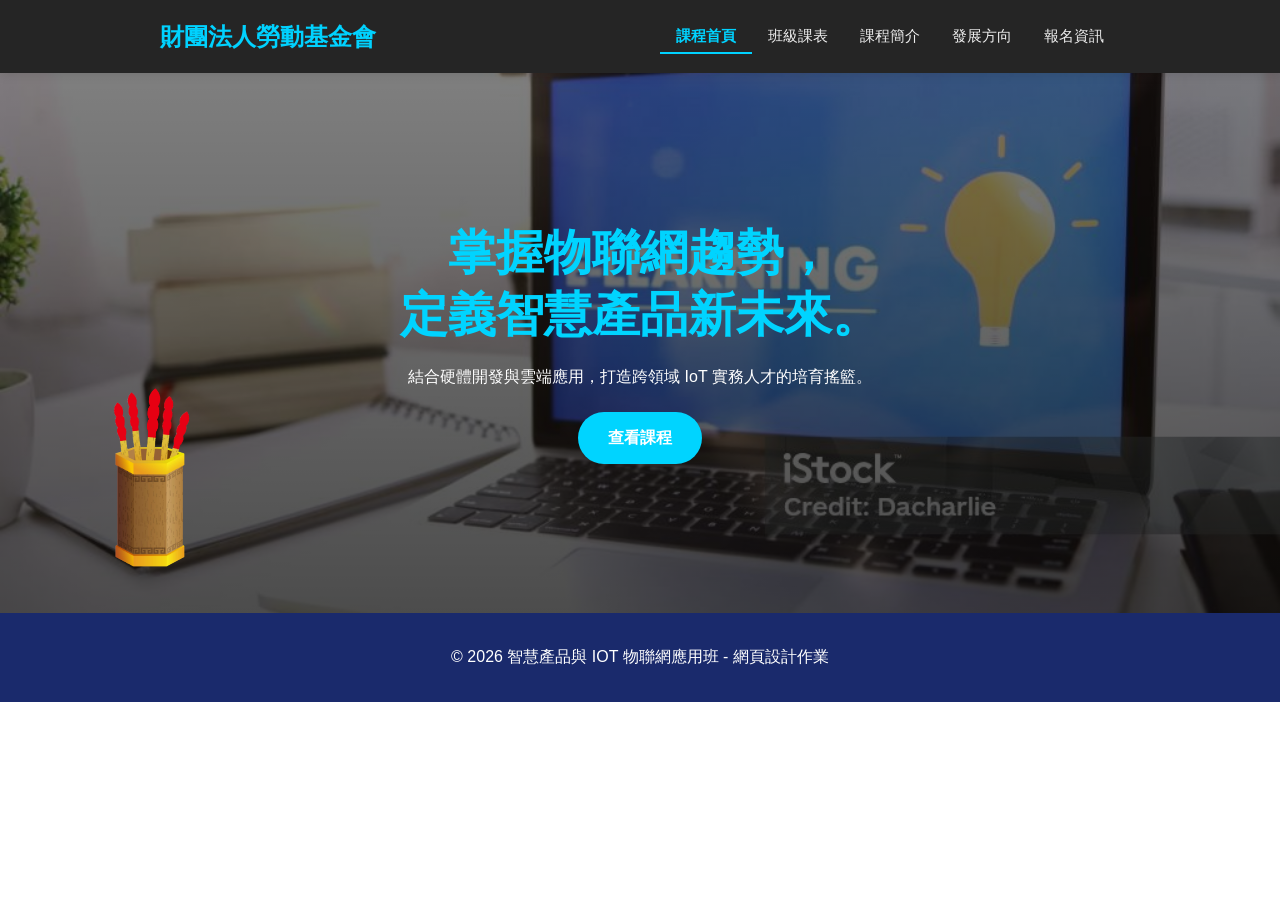
<file: index.html>
<!DOCTYPE html>
<html lang="zh-Hant">

<head>
    <meta charset="UTF-8">
    <meta name="viewport" content="width=device-width, initial-scale=1.0">
    <title>智慧產品設計與IoT物聯網應用課程</title>
    <link rel="stylesheet" href="style.css">
    <style>
        /* --- 基礎 Hero 設定 (完全恢復你提供的原始參數) --- */
        .hero {
            position: relative; 
            overflow: hidden;   
            height: 60vh; /* 確保高度一致 */
            display: flex;
            align-items: center;
            justify-content: center;
            text-align: center;
        }

        /* --- 你的三圖疊加動畫結構 (完全保留) --- */
        .logo-group {
            position: absolute;   
            left: 60px;        
            bottom: 80px;      
            width: 180px;      
            height: 180px;
            z-index: 5;        
        }

        .Endorsement {
            position: absolute; 
            top: 0;
            left: 0;
            width: 100%;
        }

        .Endorsement img {
            width: 100%;
            display: block;
        }

        #after {
            animation: logo-animation 2s infinite;
        }

        #stick {
            width: 13px; 
            transform: translate(84px, 35px) rotate(3deg); 
            transition-duration: 3s;
            transition-timing-function: cubic-bezier(0.165, 0.84, 0.44, 1);
            z-index: 2;
        }

        #stick:hover {
            transform: translate(84px, -15px) rotate(3deg);
            opacity: 0.01; 
        }

        #before {
            margin-top: 98px; 
            transform-origin: top;
            animation: logo-animation 2s infinite;
            z-index: 3;
        }

        @keyframes logo-animation {
            0%, 100% { transform: rotate(0deg); }
            25%, 75% { transform: rotate(10deg); }
            50% { transform: rotate(-10deg); }
        }

        /* --- 你的文字顏色變換動畫 --- */
        .hero h1 {
            color: #00d4ff; 
            animation: text-color-change 4s ease-in-out infinite;
            font-size: 3rem; 
            line-height: 1.3;
        }

        @keyframes text-color-change {
            0%, 100% {
                color: #00d4ff;
                text-shadow: 0 0 10px rgba(0, 212, 255, 0.3);
            }
            50% {
                color: #a64dff;
                text-shadow: 0 0 20px rgba(166, 77, 255, 0.5);
            }
        }

        /* --- 按鈕樣式 --- */
        .hero .btn {
            display: inline-block;
            transition: transform 0.4s cubic-bezier(0.175, 0.885, 0.32, 1.275), background-color 0.3s, color 0.3s;
            background-color: #00d4ff; 
            color: white;
            padding: 12px 30px;
            text-decoration: none;
            border-radius: 50px;
            margin-top: 20px;
        }

        .hero .btn:hover {
            transform: scale(1.15);
            filter: brightness(1.1);
            background-color: #ffcc00;
            color: #333;               
        }

        /* --- 頁尾樣式 --- */
        .main-footer {
            background: #1a2a6c; 
            color: #fff; 
            text-align: center; 
            padding: 30px 0; 
            width: 100%;
            margin-top: 0; /* 緊接在 hero 之後 */
        }

        /* ==========================================
          手機版響應式優化：解決破圖問題
        ========================================== */
        @media (max-width: 768px) {
            .hero {
                height: 70vh; 
            }

            .hero h1 {
                font-size: 1.8rem; 
                padding: 0 15px;
            }

            /* 手機版將圖組置中並縮放，避免與文字重疊或拆散 */
            .logo-group {
                width: 110px;  
                height: 110px;
                left: 50%;     
                transform: translateX(-50%); 
                bottom: 30px;  
            }

            /* 按比例調整手機版 stick 的位置 */
            #stick {
                width: 8px;
                transform: translate(51px, 21px) rotate(3deg); 
            }

            #before {
                margin-top: 60px; /* 縮小後的疊加間距 */
            }
        }

        nav {
            position: relative;
            z-index: 1000;
        }
    </style>
</head>

<body>
   <script src="nav_bar.js"></script>
   <div id="nav_bar"></div>

    <header class="hero">
        <!-- 保持原始結構，確保能讀取到 style.css 裡的背景設定 -->
        <div class="logo-group">
            <div id="after" class="Endorsement"><img src="image/Endorsement_after.png"></div>
            <div id="stick" class="Endorsement"><img src="image/stick.png"></div>
            <div id="before" class="Endorsement"><img src="image/Endorsement_before.png"></div>
        </div>

        <div class="container">
            <h1>掌握物聯網趨勢，<br />
                定義智慧產品新未來。</h1>
            <p>結合硬體開發與雲端應用，打造跨領域 IoT 實務人才的培育搖籃。</p>
            <a href="courses.html" class="btn">查看課程</a>
        </div>
    </header>

    <!-- 正確頁尾 -->
    <footer class="main-footer">
        <p>&copy; 2026 智慧產品與 IOT 物聯網應用班 - 網頁設計作業</p>
    </footer>
</body>

</html>
</file>
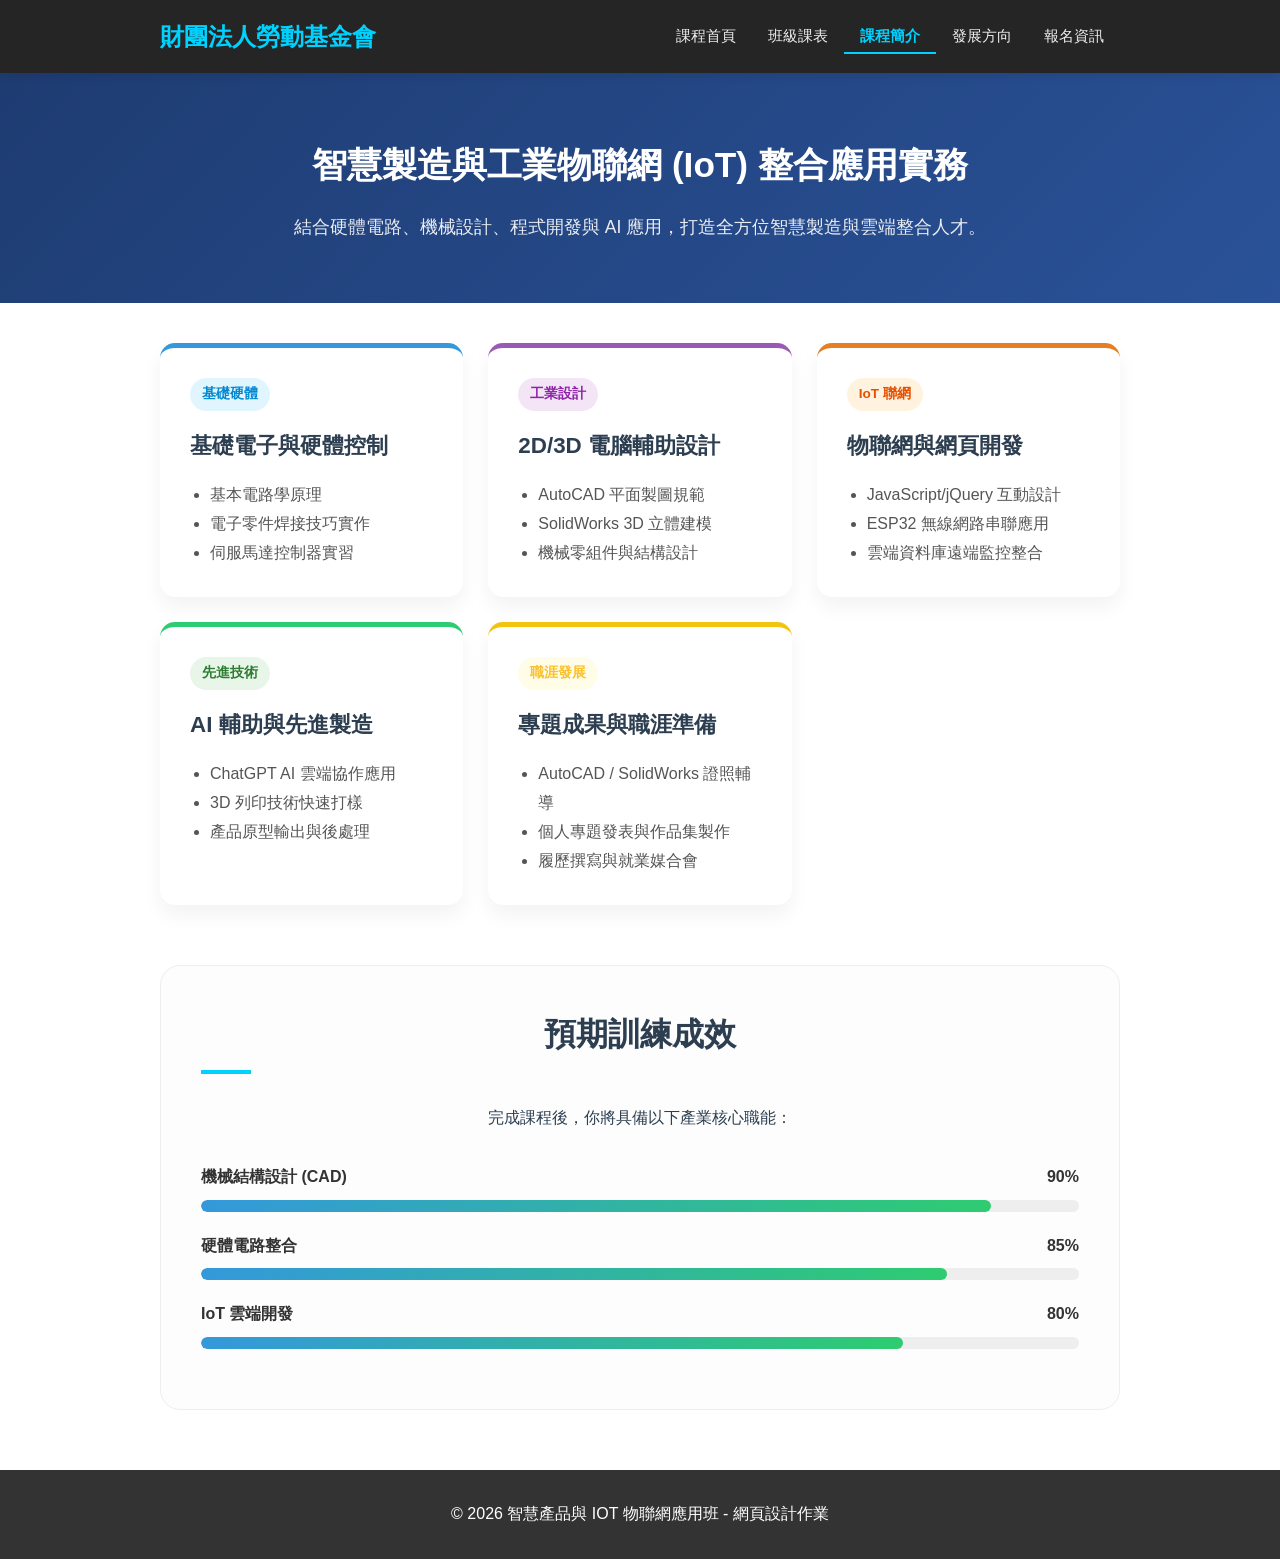
<file: courses.html>
<!DOCTYPE html>
<html lang="zh-Hant">
<head>
    <meta charset="UTF-8">
    <meta name="viewport" content="width=device-width, initial-scale=1.0">
    <title>課程簡介</title>
    <link rel="stylesheet" href="style.css">
    <style>
        /* --- 課程簡介專屬美編 --- */
        .intro-header {
            background: linear-gradient(135deg, #1e3c72 0%, #2a5298 100%);
            color: white;
            padding: 60px 20px;
            text-align: center;
            margin-bottom: 40px;
        }

        .intro-header h1 {
            font-size: 2.2rem;
            margin-bottom: 15px;
        }

        .intro-header p {
            font-size: 1.1rem;
            opacity: 0.9;
            max-width: 800px;
            margin: 0 auto;
        }

        /* 模組卡片佈局 */
        .module-grid {
            display: grid;
            grid-template-columns: repeat(auto-fit, minmax(300px, 1fr));
            gap: 25px;
            margin-bottom: 50px;
        }

        .module-card {
            background: white;
            border-radius: 15px;
            padding: 30px;
            box-shadow: 0 10px 20px rgba(0,0,0,0.05);
            border-top: 5px solid #3498db;
            transition: transform 0.3s ease, box-shadow 0.3s ease;
            display: flex;
            flex-direction: column;
        }

        .module-card:hover {
            transform: translateY(-5px);
            box-shadow: 0 15px 30px rgba(0,0,0,0.1);
        }

        .module-tag {
            display: inline-block;
            background: #e1f5fe;
            color: #0288d1;
            padding: 4px 12px;
            border-radius: 20px;
            font-size: 0.85rem;
            font-weight: bold;
            margin-bottom: 15px;
            align-self: flex-start;
        }

        .module-card h3 {
            margin: 0 0 15px 0;
            color: #2c3e50;
            font-size: 1.4rem;
        }

        .module-card ul {
            padding-left: 20px;
            color: #555;
            margin: 0;
            line-height: 1.8;
        }

        /* 核心技能條 */
        .skill-section {
            background: #fdfdfd;
            border: 1px solid #eee;
            border-radius: 20px;
            padding: 40px;
            margin-top: 60px;
        }

        .skill-title {
            text-align: center;
            margin-bottom: 30px;
            color: #2c3e50;
        }

        .skill-bar-container {
            margin-bottom: 20px;
        }

        .skill-label {
            display: flex;
            justify-content: space-between;
            margin-bottom: 8px;
            font-weight: bold;
        }

        .progress-bg {
            background: #eee;
            height: 12px;
            border-radius: 6px;
            overflow: hidden;
        }

        .progress-fill {
            background: linear-gradient(90deg, #3498db, #2ecc71);
            height: 100%;
            border-radius: 6px;
        }

        /* 手機版微調 */
        @media (max-width: 768px) {
            .intro-header h1 { font-size: 1.6rem; }
            .module-grid { grid-template-columns: 1fr; }
            .skill-section { padding: 25px 15px; }
        }
    </style>
</head>
<body>
    <script src="nav_bar.js"></script>
    <div id="nav_bar"></div>

    <header class="intro-header">
        <div class="container">
            <h1>智慧製造與工業物聯網 (IoT) 整合應用實務</h1>
            <p>結合硬體電路、機械設計、程式開發與 AI 應用，打造全方位智慧製造與雲端整合人才。</p>
        </div>
    </header>

    <section class="container">
        <!-- 課程模組卡片區 -->
        <div class="module-grid">
            <div class="module-card">
                <span class="module-tag">基礎硬體</span>
                <h3>基礎電子與硬體控制</h3>
                <ul>
                    <li>基本電路學原理</li>
                    <li>電子零件焊接技巧實作</li>
                    <li>伺服馬達控制器實習</li>
                </ul>
            </div>

            <div class="module-card" style="border-top-color: #9b59b6;">
                <span class="module-tag" style="background: #f3e5f5; color: #8e24aa;">工業設計</span>
                <h3>2D/3D 電腦輔助設計</h3>
                <ul>
                    <li>AutoCAD 平面製圖規範</li>
                    <li>SolidWorks 3D 立體建模</li>
                    <li>機械零組件與結構設計</li>
                </ul>
            </div>

            <div class="module-card" style="border-top-color: #e67e22;">
                <span class="module-tag" style="background: #fff3e0; color: #e65100;">IoT 聯網</span>
                <h3>物聯網與網頁開發</h3>
                <ul>
                    <li>JavaScript/jQuery 互動設計</li>
                    <li>ESP32 無線網路串聯應用</li>
                    <li>雲端資料庫遠端監控整合</li>
                </ul>
            </div>

            <div class="module-card" style="border-top-color: #2ecc71;">
                <span class="module-tag" style="background: #e8f5e9; color: #2e7d32;">先進技術</span>
                <h3>AI 輔助與先進製造</h3>
                <ul>
                    <li>ChatGPT AI 雲端協作應用</li>
                    <li>3D 列印技術快速打樣</li>
                    <li>產品原型輸出與後處理</li>
                </ul>
            </div>

            <div class="module-card" style="border-top-color: #f1c40f;">
                <span class="module-tag" style="background: #fffde7; color: #fbc02d;">職涯發展</span>
                <h3>專題成果與職涯準備</h3>
                <ul>
                    <li>AutoCAD / SolidWorks 證照輔導</li>
                    <li>個人專題發表與作品集製作</li>
                    <li>履歷撰寫與就業媒合會</li>
                </ul>
            </div>
        </div>

        <!-- 訓練成效區 -->
        <div class="skill-section">
            <div class="skill-title">
                <h2>預期訓練成效</h2>
                <p>完成課程後，你將具備以下產業核心職能：</p>
            </div>
            
            <div class="skill-bar-container">
                <div class="skill-label"><span>機械結構設計 (CAD)</span><span>90%</span></div>
                <div class="progress-bg"><div class="progress-fill" style="width: 90%;"></div></div>
            </div>

            <div class="skill-bar-container">
                <div class="skill-label"><span>硬體電路整合</span><span>85%</span></div>
                <div class="progress-bg"><div class="progress-fill" style="width: 85%;"></div></div>
            </div>

            <div class="skill-bar-container">
                <div class="skill-label"><span>IoT 雲端開發</span><span>80%</span></div>
                <div class="progress-bg"><div class="progress-fill" style="width: 80%;"></div></div>
            </div>
        </div>
    </section>

    <footer style="background: #333; color: #fff; text-align: center; padding: 30px 0; margin-top: 60px;">
        <p>&copy; 2026 智慧產品與 IOT 物聯網應用班 - 網頁設計作業</p>
    </footer>
</body>
</html>
</file>
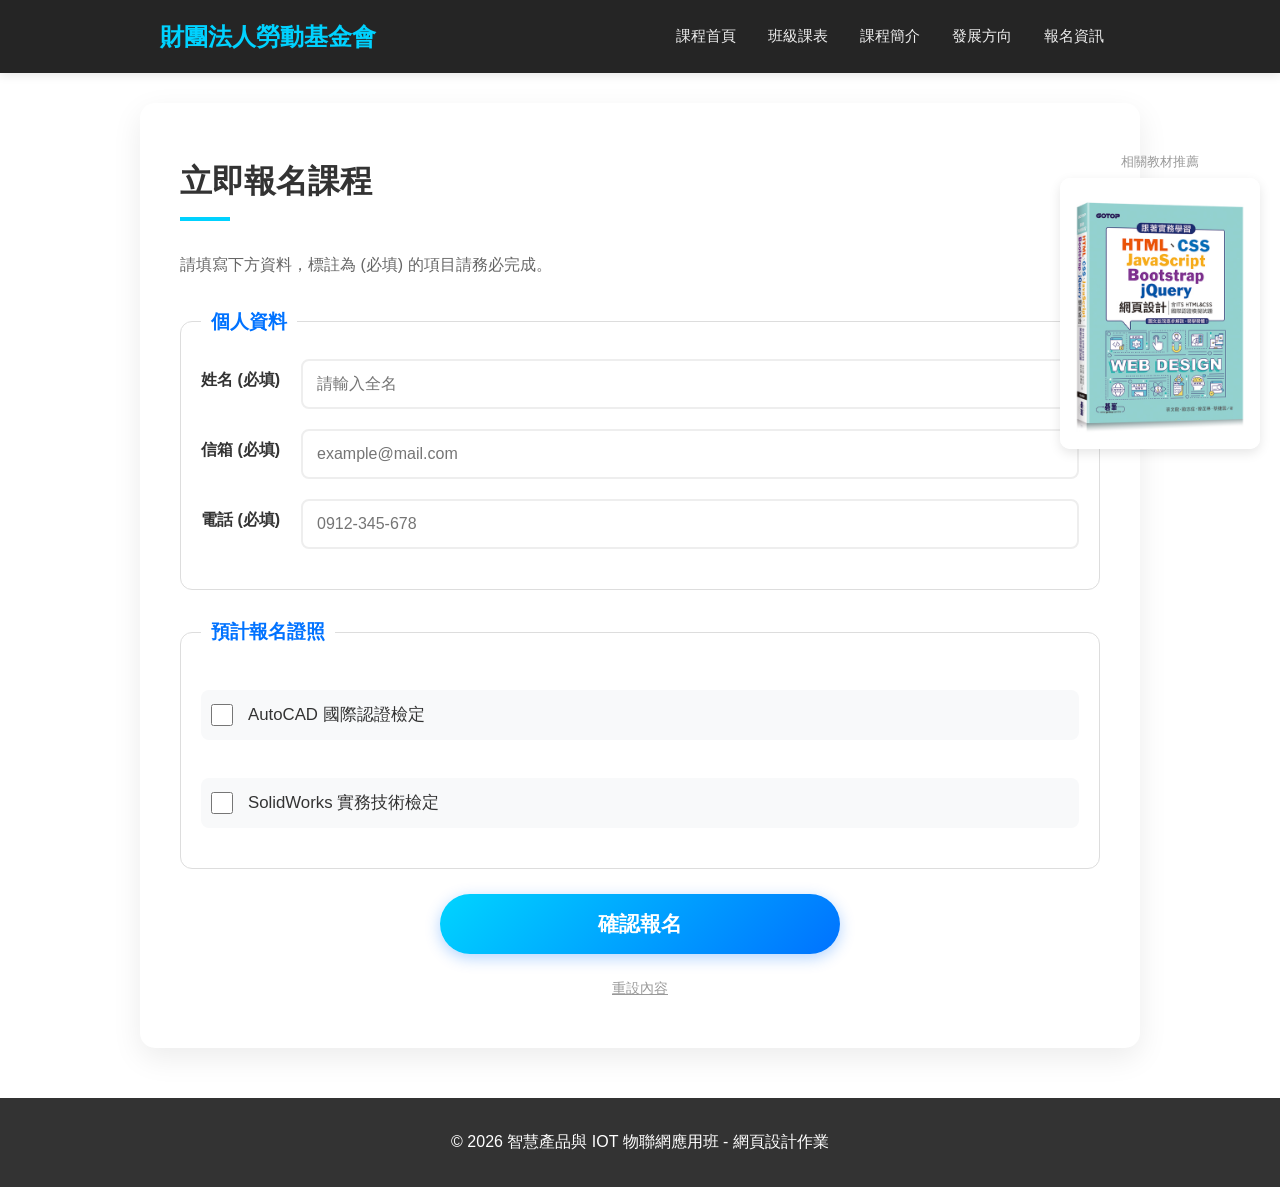
<file: form.html>
<!DOCTYPE html>
<html lang="zh-Hant">
<head>
    <meta charset="UTF-8">
    <meta name="viewport" content="width=device-width, initial-scale=1.0">
    <title>課程報名</title>
    <link rel="stylesheet" href="style.css">
    <style>
        /* --- 基礎表單樣式 --- */
        .registration-form fieldset {
            border: 1px solid #ddd;
            border-radius: 12px; /* 稍微變圓潤一點 */
            padding: 20px;
            margin-bottom: 25px;
            background-color: #fff;
        }

        .registration-form legend {
            padding: 0 10px;
            font-weight: bold;
            color: #0072ff; /* 統一色調 */
        }

        .form-group {
            margin-bottom: 20px; /* 增加間距避免誤觸 */
        }

        .form-group label {
            display: block;
            margin-bottom: 8px;
            font-weight: 600;
        }

        .form-group input {
            width: 100%;
            padding: 14px; /* 加高輸入框更好點擊 */
            border: 2px solid #eee; /* 線條加粗一點增加質感 */
            border-radius: 8px;
            box-sizing: border-box;
            transition: all 0.3s;
            font-size: 1rem;
        }

        .form-group input:focus {
            border-color: #00d4ff;
            outline: none;
            box-shadow: 0 0 8px rgba(0, 212, 255, 0.2);
            background-color: #f0faff;
        }

        /* --- 勾選區優化 --- */
        .checkbox-group {
            padding: 10px 0;
            display: flex;
            flex-direction: column; 
            gap: 18px; 
        }

        .checkbox-group label {
            display: flex;
            align-items: center;
            cursor: pointer;
            font-size: 1.05rem;
            padding: 10px; /* 增加感應區域 */
            background: #f8f9fa;
            border-radius: 8px;
            transition: 0.2s;
        }

        .checkbox-group label:hover {
            background: #eef2f3;
        }

        .checkbox-group input[type="checkbox"] {
            width: 22px; /* 放大勾選框 */
            height: 22px;
            margin-right: 15px;
            cursor: pointer;
        }

        /* --- 按鈕樣式優化 --- */
        .btn-submit {
            display: inline-block;
            background: linear-gradient(135deg, #00d4ff 0%, #0072ff 100%);
            color: white;
            padding: 16px 60px;       
            font-size: 1.3rem;      
            font-weight: bold;
            border: none;
            border-radius: 50px;
            cursor: pointer;
            transition: all 0.3s cubic-bezier(0.175, 0.885, 0.32, 1.275);
            width: 100%; /* 電腦版預設滿版，後續在 media query 調整 */
            max-width: 400px;
            box-shadow: 0 4px 15px rgba(0, 114, 255, 0.3);
        }

        .btn-submit:hover {
            background: #ffcc00; 
            color: #333;               
            transform: translateY(-3px);     
            box-shadow: 0 8px 20px rgba(255, 204, 0, 0.4);
        }

        .btn-reset {
            background: none;
            border: none;
            color: #aaa;
            cursor: pointer;
            text-decoration: underline;
            margin-top: 20px;
            font-size: 0.95rem;
            padding: 10px;
        }

        /* --- 側邊廣告：預設在電腦版顯示 --- */
        .side-ad {
            position: fixed;
            right: 20px;
            top: 150px;
            z-index: 100;
            transition: 0.3s;
        }

        /* ==========================================
          手機版專用微調 (Responsive)
           ========================================== */
        @media (max-width: 992px) {
            /* 螢幕不夠寬時，廣告改到表單下方，不要遮住內容 */
            .side-ad {
                position: static; 
                text-align: center;
                margin: 40px 0;
            }
            .side-ad img {
                width: 150px; /* 縮小一點 */
            }
        }

        @media (max-width: 768px) {
            .registration-form {
                padding: 30px 15px !important;
            }
            .registration-form h2 {
                text-align: center;
                font-size: 1.6rem;
            }
            fieldset {
                padding: 15px;
            }
            .btn-submit {
                width: 100%; /* 手機版按鈕全滿 */
                padding: 18px 0;
            }
        }
    </style>
</head>
<body>
   <script src="nav_bar.js"></script>
   <div id="nav_bar"></div>

    <section class="container registration-form" style="padding-top: 50px;">
        <h2>立即報名課程</h2>
        <p style="margin-bottom: 25px; color: #666;">請填寫下方資料，標註為 (必填) 的項目請務必完成。</p>
        
        <form action="#">
            <fieldset>
                <legend>個人資料</legend>
                <div class="form-group">
                    <label>姓名 (必填)</label>
                    <input type="text" name="txtName" placeholder="請輸入全名" required>
                </div>
                <div class="form-group">
                    <label>信箱 (必填)</label>
                    <input type="email" name="txtMail" placeholder="example@mail.com" required>
                </div>
                <div class="form-group">
                    <label>電話 (必填)</label>
                    <input type="tel" name="txtnumber" placeholder="0912-345-678" required>
                </div>
            </fieldset>

            <fieldset>
                <legend>預計報名證照</legend>
                <div class="checkbox-group">
                    <label>
                        <input type="checkbox" name="chk" value="AUTOCAD"> 
                        AutoCAD 國際認證檢定
                    </label>
                    <label>
                        <input type="checkbox" name="chk" value="SOLIDWORK"> 
                        SolidWorks 實務技術檢定
                    </label>
                </div>
            </fieldset>

            <div class="form-actions">
                <input type="submit" value="確認報名" class="btn-submit">
                <br>
                <input type="reset" value="重設內容" class="btn-reset">
            </div>
        </form>
    </section>

    <!-- 廣告區塊 -->
    <div class="side-ad">
        <p style="font-size: 0.8rem; color: #999; margin-bottom: 5px; text-align: center;">相關教材推薦</p>
        <a href="https://www.gotop.com.tw/book/BookDetails.aspx?Types=E06&bn=AEL028200" target="_blank">
            <img src="image/AEL028200.jpg" width="200" alt="課程書籍" style="border-radius: 10px; box-shadow: 0 4px 12px rgba(0,0,0,0.1);">
        </a>
    </div>

    <footer style="background: #333; color: #fff; text-align: center; padding: 30px 0; margin-top: 50px;">
        <p>&copy; 2026 智慧產品與 IOT 物聯網應用班 - 網頁設計作業</p>
    </footer>
</body>
</html>
</file>
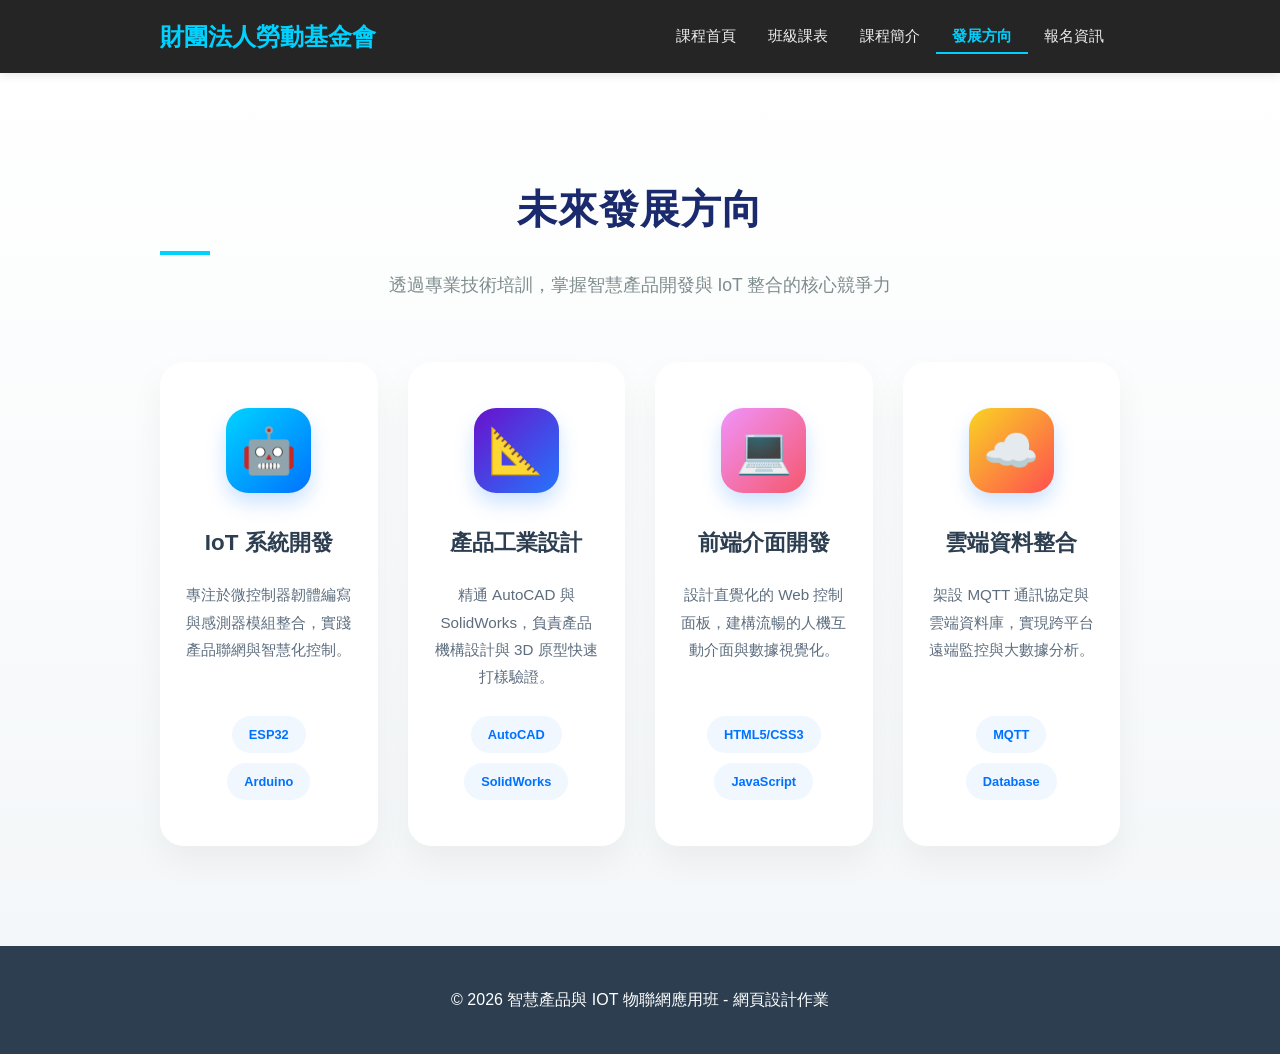
<file: future.html>
<!DOCTYPE html>
<html lang="zh-Hant">

<head>
    <meta charset="UTF-8">
    <meta name="viewport" content="width=device-width, initial-scale=1.0">
    <title>發展方向</title>
    <link rel="stylesheet" href="style.css">
    <style>
        /* --- 發展方向專屬美編 --- */
        .career-section {
            padding: 100px 0;
            background: linear-gradient(180deg, #ffffff 0%, #f4f7f9 100%);
            min-height: 85vh;
        }

        .section-title {
            text-align: center;
            margin-bottom: 60px;
        }

        .section-title h2 {
            font-size: 2.5rem;
            color: #1a2a6c;
            font-weight: 800;
            margin-bottom: 15px;
            letter-spacing: 1px;
        }

        .section-title p {
            color: #7f8c8d;
            font-size: 1.1rem;
        }

        /* --- 網格佈局：確保四欄美觀 --- */
        .career-grid {
            display: grid;
            grid-template-columns: repeat(4, 1fr); 
            gap: 30px; 
            margin-top: 40px;
            width: 100%;
        }

        /* --- 卡片深度優化 --- */
        .career-card {
            background: rgba(255, 255, 255, 0.95);
            border-radius: 24px;
            padding: 45px 25px; 
            text-align: center;
            box-shadow: 0 15px 35px rgba(0, 0, 0, 0.05);
            transition: all 0.4s cubic-bezier(0.175, 0.885, 0.32, 1.275);
            border: 1px solid rgba(255, 255, 255, 0.8);
            display: flex;
            flex-direction: column;
            justify-content: space-between;
            position: relative;
            overflow: hidden;
        }

        .career-card:hover {
            transform: translateY(-15px);
            box-shadow: 0 25px 50px rgba(0, 212, 255, 0.15);
            border-color: #00d4ff;
        }

        /* 圖示背板設計 */
        .icon-wrapper {
            width: 85px;
            height: 85px;
            background: linear-gradient(135deg, #00d4ff 0%, #0072ff 100%);
            border-radius: 22px;
            display: flex;
            align-items: center;
            justify-content: center;
            margin: 0 auto 30px;
            box-shadow: 0 10px 20px rgba(0, 114, 255, 0.2);
            transition: transform 0.3s ease;
        }

        .career-card:hover .icon-wrapper {
            transform: scale(1.1) rotate(5deg);
        }

        .career-icon {
            font-size: 2.8rem; 
        }

        .career-card h3 {
            font-size: 1.4rem; 
            color: #2c3e50;
            margin-bottom: 18px;
            font-weight: 700;
        }

        .career-card p {
            color: #5d6d7e;
            line-height: 1.8;
            margin-bottom: 25px;
            font-size: 0.95rem; 
        }

        /* --- 標籤雲優化 --- */
        .tag-group {
            display: flex;
            flex-wrap: wrap;
            justify-content: center;
            gap: 10px;
        }

        .tag {
            background: #f0f7ff;
            color: #0072ff;
            padding: 6px 16px;
            border-radius: 50px;
            font-size: 0.8rem;
            font-weight: 600;
            border: 1px solid transparent;
            transition: all 0.3s ease;
        }

        .career-card:hover .tag {
            background: #0072ff;
            color: #fff;
            box-shadow: 0 4px 12px rgba(0, 114, 255, 0.3);
        }

        /* --- 響應式佈局 --- */
        @media (max-width: 1200px) {
            .career-grid { grid-template-columns: repeat(2, 1fr); }
        }

        @media (max-width: 768px) {
            .career-grid { grid-template-columns: 1fr; }
            .career-section { padding: 60px 0; }
            .section-title h2 { font-size: 2rem; }
            .career-card { padding: 35px 20px; }
        }
    </style>
</head>

<body>
   <script src="nav_bar.js"></script>
   <div id="nav_bar"></div>

    <main class="career-section">
        <div class="container">
            <div class="section-title">
                <h2>未來發展方向</h2>
                <p>透過專業技術培訓，掌握智慧產品開發與 IoT 整合的核心競爭力</p>
            </div>

            <div class="career-grid">
                <!-- 方向 1 -->
                <div class="career-card">
                    <div>
                        <div class="icon-wrapper">
                            <span class="career-icon">🤖</span>
                        </div>
                        <h3>IoT 系統開發</h3>
                        <p>專注於微控制器韌體編寫與感測器模組整合，實踐產品聯網與智慧化控制。</p>
                    </div>
                    <div class="tag-group">
                        <span class="tag">ESP32</span>
                        <span class="tag">Arduino</span>
                    </div>
                </div>

                <!-- 方向 2 -->
                <div class="career-card">
                    <div>
                        <div class="icon-wrapper" style="background: linear-gradient(135deg, #6a11cb 0%, #2575fc 100%);">
                            <span class="career-icon">📐</span>
                        </div>
                        <h3>產品工業設計</h3>
                        <p>精通 AutoCAD 與 SolidWorks，負責產品機構設計與 3D 原型快速打樣驗證。</p>
                    </div>
                    <div class="tag-group">
                        <span class="tag">AutoCAD</span>
                        <span class="tag">SolidWorks</span>
                    </div>
                </div>

                <!-- 方向 3 -->
                <div class="career-card">
                    <div>
                        <div class="icon-wrapper" style="background: linear-gradient(135deg, #f093fb 0%, #f5576c 100%);">
                            <span class="career-icon">💻</span>
                        </div>
                        <h3>前端介面開發</h3>
                        <p>設計直覺化的 Web 控制面板，建構流暢的人機互動介面與數據視覺化。 </p>
                    </div>
                    <div class="tag-group">
                        <span class="tag">HTML5/CSS3</span>
                        <span class="tag">JavaScript</span>
                    </div>
                </div>

                <!-- 方向 4 -->
                <div class="career-card">
                    <div>
                        <div class="icon-wrapper" style="background: linear-gradient(135deg, #f9d423 0%, #ff4e50 100%);">
                            <span class="career-icon">☁️</span>
                        </div>
                        <h3>雲端資料整合</h3>
                        <p>架設 MQTT 通訊協定與雲端資料庫，實現跨平台遠端監控與大數據分析。</p>
                    </div>
                    <div class="tag-group">
                        <span class="tag">MQTT</span>
                        <span class="tag">Database</span>
                    </div>
                </div>
            </div>
        </div>
    </main>

    <footer style="background: #2c3e50; color: #fff; text-align: center; padding: 40px 0;">
        <p>&copy; 2026 智慧產品與 IOT 物聯網應用班 - 網頁設計作業</p>
    </footer>
</body>

</html>
</file>
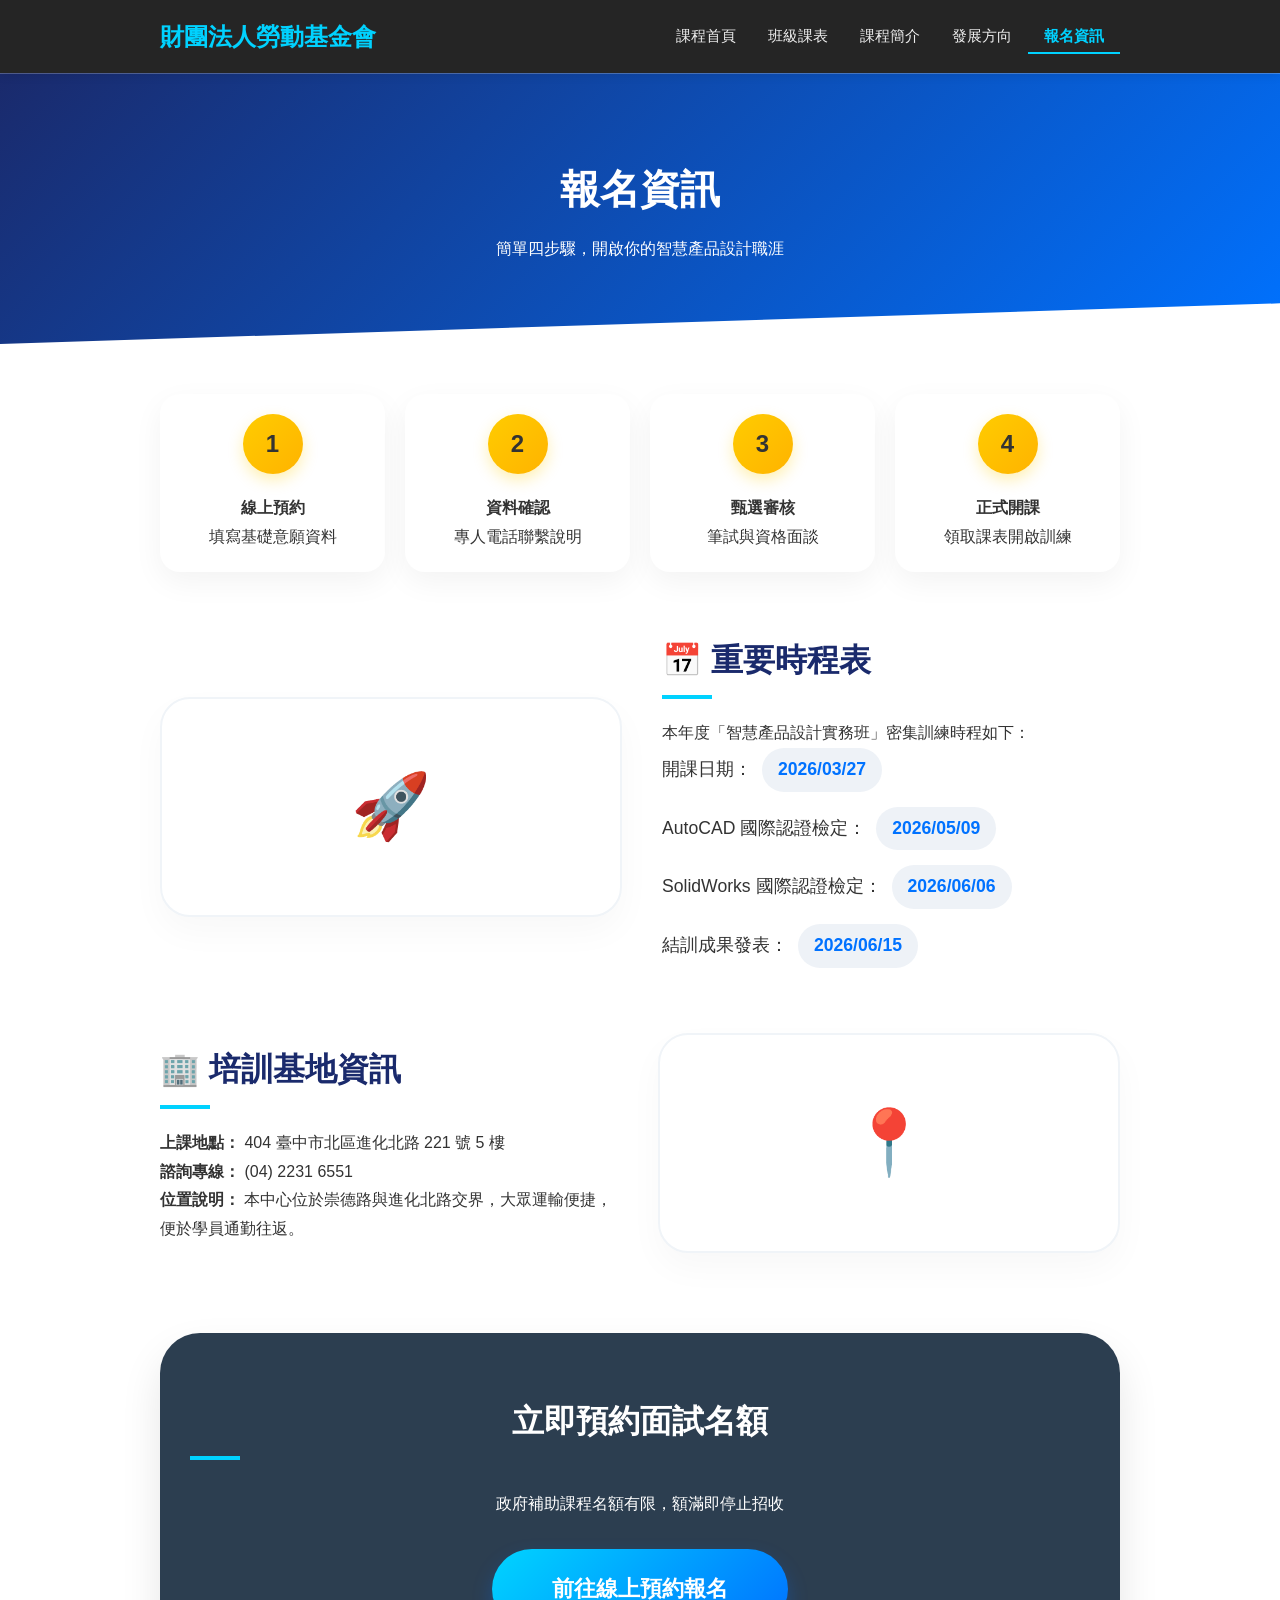
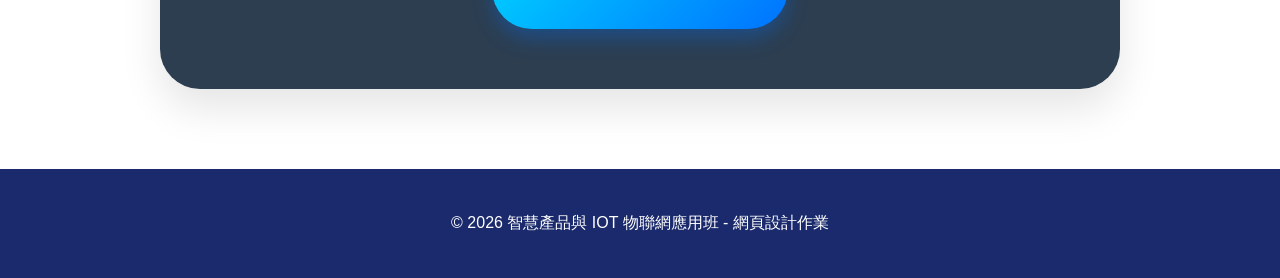
<file: registration.html>
<!DOCTYPE html>
<html lang="zh-Hant">
<head>
    <meta charset="UTF-8">
    <meta name="viewport" content="width=device-width, initial-scale=1.0">
    <title>報名資訊</title>
    <link rel="stylesheet" href="style.css">
    <style>
        /* --- 頁面標題區 --- */
        .page-header {
            background: linear-gradient(135deg, #1a2a6c 0%, #0072ff 100%);
            color: white;
            padding: 80px 20px;
            text-align: center;
            clip-path: polygon(0 0, 100% 0, 100% 85%, 0 100%);
            margin-bottom: 50px;
        }

        .page-header h1 { font-size: 2.5rem; margin-bottom: 10px; font-weight: 800; }

        /* --- 報名流程區 (四步驟) --- */
        .step-container {
            display: flex;
            justify-content: space-around;
            margin-bottom: 60px;
            gap: 20px;
            flex-wrap: wrap;
        }

        .step-item {
            text-align: center;
            flex: 1;
            min-width: 200px;
            padding: 20px;
            background: #fff;
            border-radius: 20px;
            box-shadow: 0 10px 30px rgba(0,0,0,0.05);
            transition: 0.3s;
        }

        .step-item:hover { transform: translateY(-5px); }

        .step-number {
            width: 60px;
            height: 60px;
            background: linear-gradient(135deg, #ffcc00 0%, #ffb300 100%);
            color: #333;
            border-radius: 50%;
            display: flex;
            align-items: center;
            justify-content: center;
            font-weight: 800;
            font-size: 1.5rem;
            margin: 0 auto 20px;
            box-shadow: 0 6px 15px rgba(255,204,0,0.3);
        }

        /* --- 資訊區塊優化 --- */
        .info-section {
            display: flex;
            align-items: center;
            margin-bottom: 50px;
            gap: 40px;
            flex-wrap: wrap;
        }

        .info-section:nth-child(even) { flex-direction: row-reverse; }

        .info-text { flex: 1; min-width: 320px; }
        .info-text h2 { color: #1a2a6c; margin-bottom: 20px; font-weight: 700; }

        .info-visual {
            flex: 1;
            min-width: 300px;
            background: #ffffff;
            height: 220px;
            border-radius: 30px;
            display: flex;
            align-items: center;
            justify-content: center;
            font-size: 4rem;
            color: #00d4ff;
            border: 2px solid #f0f4f8;
            box-shadow: 0 15px 35px rgba(0,0,0,0.03);
        }

        .date-list { list-style: none; padding: 0; }
        .date-list li {
            margin-bottom: 15px;
            font-size: 1.1rem;
            display: flex;
            align-items: center;
        }

        .date-badge {
            background: #eef2f7;
            padding: 6px 15px;
            border-radius: 50px;
            font-weight: bold;
            color: #0072ff;
            margin-left: 10px;
            min-width: 120px;
            text-align: center;
        }

        /* --- 行動呼籲 --- */
        .cta-box {
            background: #2c3e50;
            color: white;
            padding: 60px 30px;
            border-radius: 40px;
            text-align: center;
            margin: 80px 0;
            box-shadow: 0 20px 40px rgba(0,0,0,0.1);
        }

        .btn {
            display: inline-block;
            background: linear-gradient(135deg, #00d4ff 0%, #0072ff 100%);
            color: white;
            padding: 20px 60px;
            font-size: 1.4rem;
            font-weight: bold;
            border-radius: 50px;
            text-decoration: none;
            transition: all 0.3s cubic-bezier(0.175, 0.885, 0.32, 1.275);
            margin-top: 30px;
            box-shadow: 0 10px 20px rgba(0, 114, 255, 0.3);
        }

        .btn:hover {
            transform: scale(1.05);
            box-shadow: 0 15px 30px rgba(0, 114, 255, 0.4);
            color: #fff;
        }

        /* --- 手機版微調 --- */
        @media (max-width: 768px) {
            .page-header { padding: 60px 15px; }
            .info-section, .info-section:nth-child(even) {
                flex-direction: column-reverse;
                text-align: center;
            }
            .date-list li { justify-content: center; flex-direction: column; gap: 5px; }
            .date-badge { margin-left: 0; }
        }
    </style>
</head>
<body>
   <script src="nav_bar.js"></script>
   <div id="nav_bar"></div>

    <header class="page-header">
        <h1>報名資訊</h1>
        <p>簡單四步驟，開啟你的智慧產品設計職涯</p>
    </header>

    <div class="container">
        <!-- 步驟區 -->
        <div class="step-container">
            <div class="step-item">
                <div class="step-number">1</div>
                <h4>線上預約</h4>
                <p>填寫基礎意願資料</p>
            </div>
            <div class="step-item">
                <div class="step-number">2</div>
                <h4>資料確認</h4>
                <p>專人電話聯繫說明</p>
            </div>
            <div class="step-item">
                <div class="step-number">3</div>
                <h4>甄選審核</h4>
                <p>筆試與資格面談</p>
            </div>
            <div class="step-item">
                <div class="step-number">4</div>
                <h4>正式開課</h4>
                <p>領取課表開啟訓練</p>
            </div>
        </div>

        <!-- 日期區 -->
        <div class="info-section">
            <div class="info-text">
                <h2>📅 重要時程表</h2>
                <p>本年度「智慧產品設計實務班」密集訓練時程如下：</p>
                <ul class="date-list">
                    <li>開課日期：<span class="date-badge">2026/03/27</span></li>
                    <li>AutoCAD 國際認證檢定：<span class="date-badge">2026/05/09</span></li>
                    <li>SolidWorks 國際認證檢定：<span class="date-badge">2026/06/06</span></li>
                    <li>結訓成果發表：<span class="date-badge">2026/06/15</span></li>
                </ul>
            </div>
            <div class="info-visual">🚀</div>
        </div>

        <!-- 地點區 -->
        <div class="info-section">
            <div class="info-text">
                <h2>🏢 培訓基地資訊</h2>
                <p><strong>上課地點：</strong> 404 臺中市北區進化北路 221 號 5 樓</p>
                <p><strong>諮詢專線：</strong> (04) 2231 6551</p>
                <p><strong>位置說明：</strong> 本中心位於崇德路與進化北路交界，大眾運輸便捷，便於學員通勤往返。</p>
            </div>
            <div class="info-visual">📍</div>
        </div>

        <!-- 行動呼籲 -->
        <div class="cta-box">
            <h2>立即預約面試名額</h2>
            <p>政府補助課程名額有限，額滿即停止招收</p>
            <a href="form.html" class="btn">前往線上預約報名</a>
        </div>
    </div>

    <footer style="background: #1a2a6c; color: #fff; text-align: center; padding: 40px 0;">
        <p>&copy; 2026 智慧產品與 IOT 物聯網應用班 - 網頁設計作業</p>
    </footer>
</body>
</html>
</file>
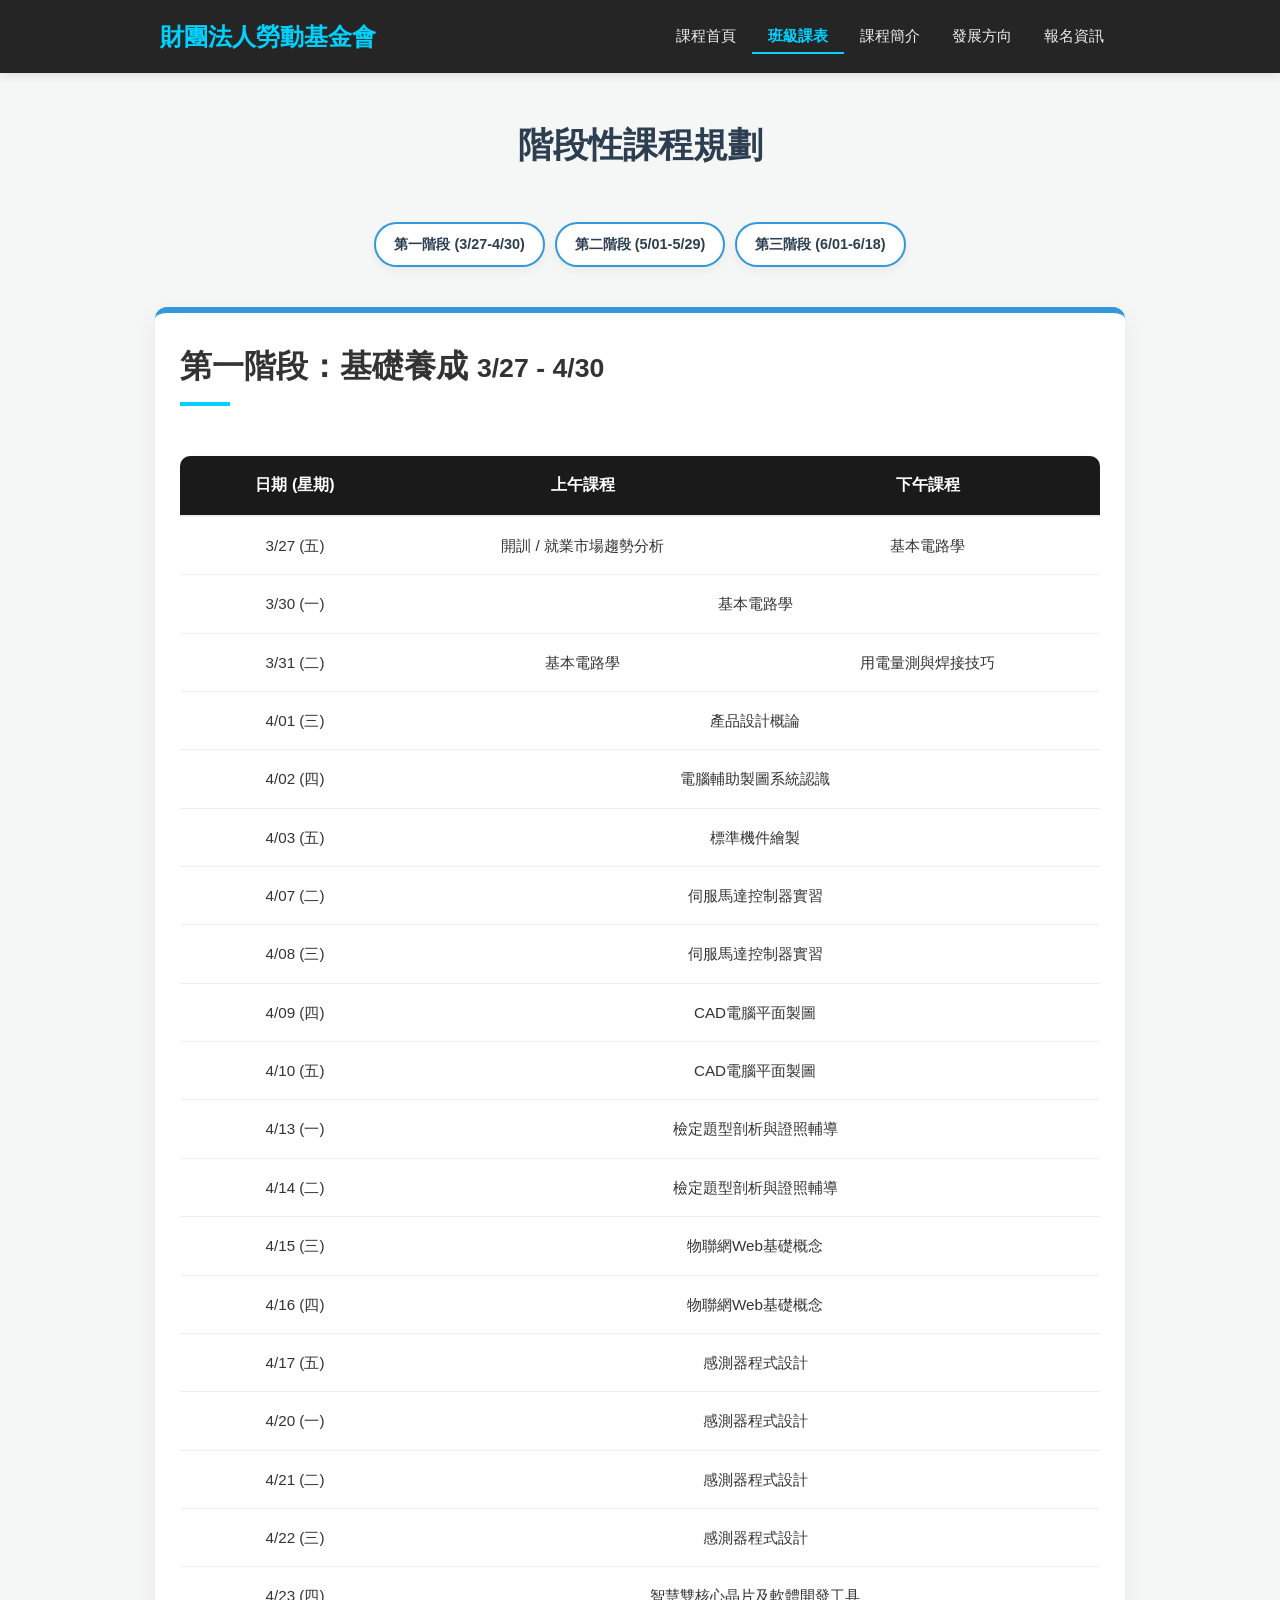
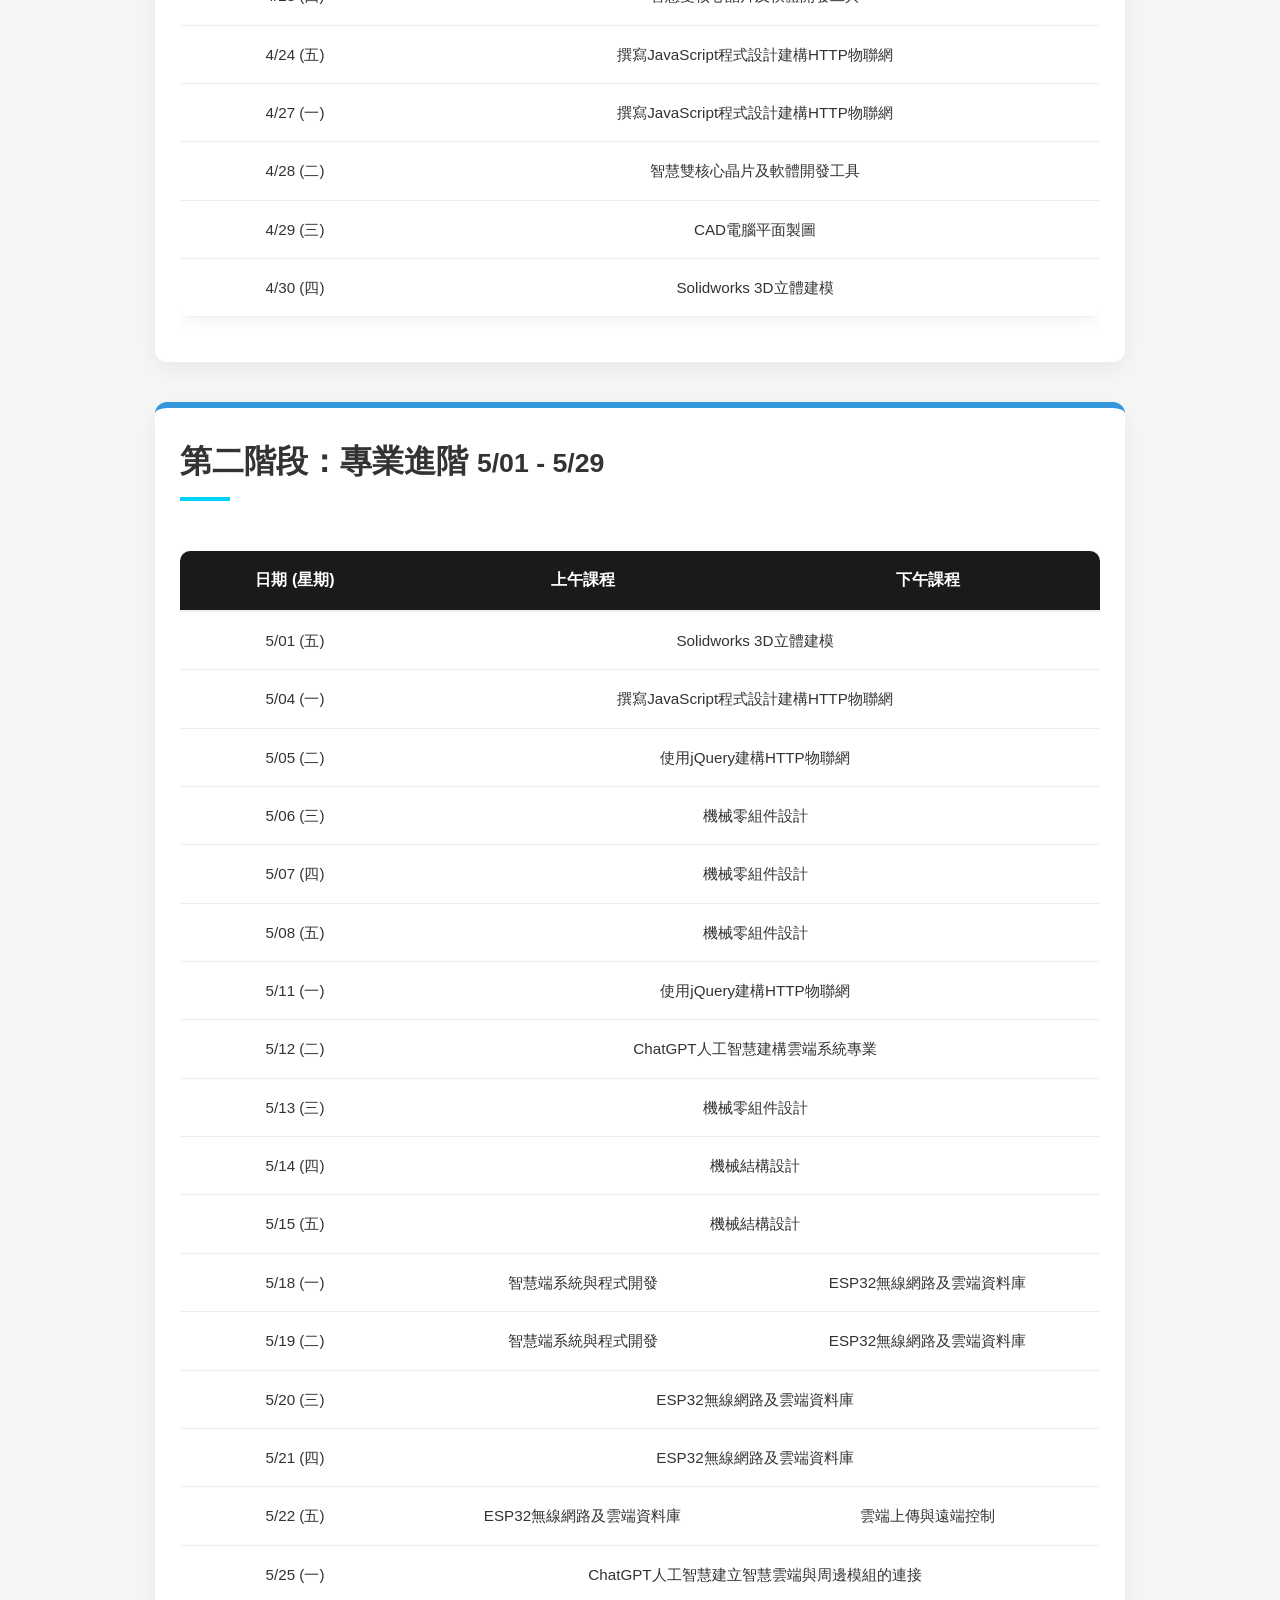
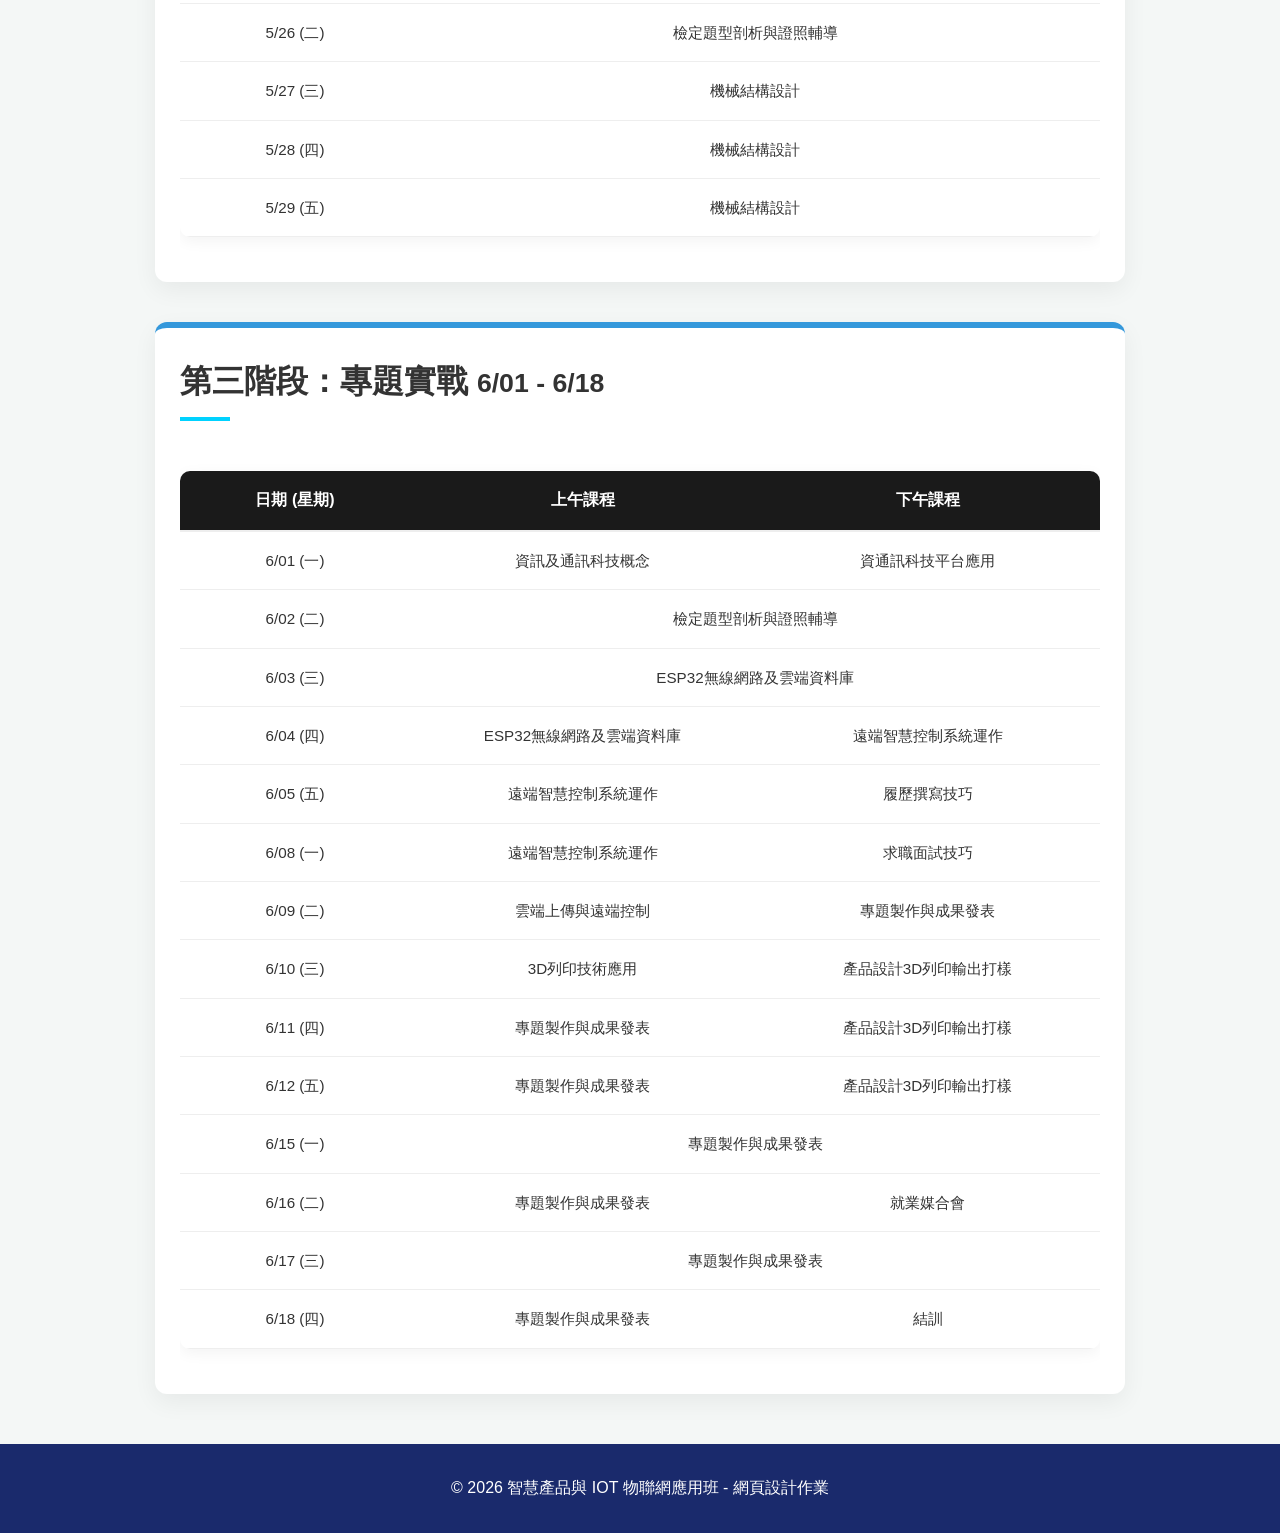
<file: schedule.html>
<!DOCTYPE html>
<html lang="zh-Hant">
<head>
    <meta charset="UTF-8">
    <meta name="viewport" content="width=device-width, initial-scale=1.0">
    <title>班級課表</title>
    <link rel="stylesheet" href="style.css">
    <style>
        body {
            font-family: "Microsoft JhengHei", "PingFang TC", sans-serif;
            scroll-behavior: smooth;
            background-color: #f4f7f6;
            margin: 0;
        }

        .schedule-wrapper {
            max-width: 1000px;
            margin: 40px auto;
            padding: 0 15px; 
        }

        /* --- 階段切換按鈕 --- */
        .phase-nav {
            display: flex;
            justify-content: center;
            gap: 10px;
            margin-bottom: 30px;
            position: sticky;
            top: 70px; 
            z-index: 99;
            flex-wrap: wrap; 
            background-color: rgba(244, 247, 246, 0.9); 
            padding: 10px 0;
        }

        .phase-btn {
            background-color: white;
            color: #2c3e50;
            border: 2px solid #3498db;
            padding: 8px 18px;
            border-radius: 25px;
            text-decoration: none;
            font-weight: bold;
            transition: all 0.3s ease;
            box-shadow: 0 4px 10px rgba(0,0,0,0.05);
            font-size: 0.9em;
            white-space: nowrap; 
        }

        .phase-btn:hover {
            background-color: #3498db;
            color: white;
            transform: translateY(-2px);
        }

        .page-block {
            background: white;
            border-radius: 12px;
            box-shadow: 0 8px 24px rgba(0,0,0,0.06);
            padding: 25px; 
            margin-bottom: 40px;
            border-top: 6px solid #3498db;
            scroll-margin-top: 150px;
        }

        .table-responsive {
            width: 100%;
            overflow-x: auto; 
            -webkit-overflow-scrolling: touch;
            margin-top: 10px;
            border-radius: 8px;
        }

        table {
            width: 100%;
            min-width: 600px; 
            border-collapse: collapse;
        }

        th {
            background-color: #f9fafb;
            color: #2c3e50;
            padding: 15px 10px;
            border-bottom: 2px solid #eee;
            white-space: nowrap;
        }

        td {
            padding: 12px 10px;
            border-bottom: 1px solid #f0f0f0;
            text-align: center;
            font-size: 0.95em;
        }

        /* --- 強化的回到頂端按鈕 --- */
        #backToTop {
            display: none; 
            position: fixed;
            bottom: 40px;
            right: 30px;
            z-index: 9999; /* 強制置頂，確保不被表格或導覽列遮住 */
            border: none;
            outline: none;
            background-color: #3498db;
            color: white;
            cursor: pointer;
            padding: 0;
            border-radius: 50%;
            width: 50px;
            height: 50px;
            box-shadow: 0 4px 15px rgba(0,0,0,0.3);
            transition: 0.3s;
            font-size: 24px;
            line-height: 50px; /* 文字垂直居中 */
            text-align: center;
        }

        #backToTop:hover {
            background-color: #2980b9;
        }

        /* --- 頁尾樣式 --- */
        .main-footer {
            background: #1a2a6c; 
            color: #fff; 
            text-align: center; 
            padding: 30px 0; 
            width: 100%;
            margin-top: 50px;
        }

        @media (max-width: 768px) {
            #backToTop {
                bottom: 25px; /* 手機版略調位置 */
                right: 20px;
                width: 45px;
                height: 45px;
                line-height: 45px;
                font-size: 20px;
                display: none; /* 初始依舊由 JS 控制 */
            }
        }
    </style>
</head>
<body>
    <script src="nav_bar.js"></script>
    <div id="nav_bar"></div>

    <!-- 回到頂端按鈕 -->
    <button onclick="topFunction()" id="backToTop" title="回到頂端">▲</button>

    <div class="schedule-wrapper">
        <h1 style="text-align: center; color: #2c3e50; font-size: 2.2em; margin-bottom: 35px;">階段性課程規劃</h1>

        <div class="phase-nav">
            <a href="#phase1" class="phase-btn">第一階段 (3/27-4/30)</a>
            <a href="#phase2" class="phase-btn">第二階段 (5/01-5/29)</a>
            <a href="#phase3" class="phase-btn">第三階段 (6/01-6/18)</a>
        </div>

        <div id="schedule-display"></div>
    </div>

    <footer class="main-footer">
        <p>&copy; 2026 智慧產品與 IOT 物聯網應用班 - 網頁設計作業</p>
    </footer>

    <script src="data.js"></script>

    <script>
        function createTable(id, title, range, data) {
            let html = `<div class="page-block" id="${id}">
                <h2>${title} <small>${range}</small></h2>
                <div class="table-responsive"> 
                    <table>
                        <thead>
                            <tr>
                                <th width="25%">日期 (星期)</th>
                                <th width="37.5%">上午課程</th>
                                <th width="37.5%">下午課程</th>
                            </tr>
                        </thead>
                        <tbody>`;
            data.forEach(item => {
                html += `<tr><td class="date-cell">${item.date} (${item.week})</td>`;
                if (item.morning === item.afternoon) {
                    html += `<td colspan="2">${item.morning}</td>`;
                } else {
                    html += `<td>${item.morning}</td><td>${item.afternoon}</td>`;
                }
                html += `</tr>`;
            });
            html += `</tbody></table></div></div>`;
            return html;
        }

        const displayArea = document.getElementById('schedule-display');
        if (typeof page1Data !== 'undefined') {
            displayArea.innerHTML += createTable("phase1", "第一階段：基礎養成", "3/27 - 4/30", page1Data);
            displayArea.innerHTML += createTable("phase2", "第二階段：專業進階", "5/01 - 5/29", page2Data);
            displayArea.innerHTML += createTable("phase3", "第三階段：專題實戰", "6/01 - 6/18", page3Data);
        }

        // --- 強化的捲動顯示邏輯 ---
        var mybutton = document.getElementById("backToTop");

        window.onscroll = function() {
            // 同時偵測不同的捲動數值來源，確保手機瀏覽器相容性
            var scrollVal = window.pageYOffset || document.documentElement.scrollTop || document.body.scrollTop;
            
            if (scrollVal > 300) {
                mybutton.style.display = "block";
            } else {
                mybutton.style.display = "none";
            }
        };

        function topFunction() {
            window.scrollTo({
                top: 0,
                behavior: 'smooth'
            });
        }
    </script>
</body>
</html>
</file>
<file: style.css>
/* ==========================================
  智慧產品設計與IoT物聯網應用課程 - 完整樣式表
   ========================================== */

:root {
    --primary-color: #00d2ff;
    --dark-color: #1a1a1a;
    --light-bg: #f8f9fa;
    --text-color: #333;
    --transition: all 0.3s ease;
}

* {
    margin: 0; padding: 0; box-sizing: border-box;
}

body {
    font-family: 'PingFang TC', 'Microsoft JhengHei', sans-serif;
    line-height: 1.8;
    color: var(--text-color);
    background-color: #fff;
}

.container {
    max-width: 1000px;
    margin: 0 auto;
    padding: 0 20px;
}

/* --- 導航欄 (nav_bar.js 使用) --- */
nav {
    background: rgba(26, 26, 26, 0.95);
    backdrop-filter: blur(10px);
    color: #fff;
    padding: 15px 0;
    position: sticky;
    top: 0;
    z-index: 1000;
    box-shadow: 0 2px 10px rgba(0,0,0,0.1);
}

nav .container {
    display: flex;
    justify-content: space-between;
    align-items: center;
}

.logo {
    font-size: 1.5rem;
    font-weight: 800;
    color: var(--primary-color);
    text-decoration: none;
}

nav ul {
    display: flex;
    list-style: none;
}

nav ul li a {
    color: #eee;
    text-decoration: none;
    padding: 8px 16px;
    font-size: 0.95rem;
    transition: var(--transition);
}

/* 導覽列當前頁面發亮 */
nav ul li a.active {
    color: var(--primary-color); 
    border-bottom: 2px solid var(--primary-color);
    font-weight: bold;
}

nav ul li a:hover { color: var(--primary-color); }

/* --- 英雄區 (index.html) --- */
.hero {
    background-image: linear-gradient(rgba(0,0,0,0.5), rgba(0,0,0,0.7)), 
                  url('image/istockphoto-1239638330-1024x1024.jpg');
    background-size: cover;
    background-position: center;
    height: 60vh;
    display: flex;
    align-items: center;
    justify-content: center;
    text-align: center;
    color: #fff;
}

.hero h1 { font-size: 3.5rem; margin-bottom: 1rem; }

/* --- 通用設定 --- */
section { padding: 60px 0; }
h2 { font-size: 2rem; margin-bottom: 30px; position: relative; padding-bottom: 10px; }
h2::after { content: ''; position: absolute; left: 0; bottom: 0; width: 50px; height: 4px; background: var(--primary-color); }

/* --- 卡片與表格 --- */
.row { display: flex; flex-wrap: wrap; gap: 30px; }
.col { flex: 1; min-width: 280px; padding: 30px; background: #fff; border-radius: 12px; box-shadow: 0 4px 20px rgba(0,0,0,0.05); border-top: 5px solid var(--primary-color); }

table { width: 100%; border-collapse: separate; border-spacing: 0; margin: 20px 0; border-radius: 10px; overflow: hidden; box-shadow: 0 4px 15px rgba(0,0,0,0.05); }
table th { background: var(--dark-color); color: #fff; padding: 15px; }
table td { padding: 15px; border-bottom: 1px solid #eee; text-align: center; }

.btn { display: inline-block; padding: 12px 35px; background: var(--primary-color); color: var(--dark-color); text-decoration: none; border-radius: 50px; font-weight: bold; transition: var(--transition); border: none; cursor: pointer; }

/* --- 報名表單美化 (registration/form 使用)[cite: 6, 9] --- */
.registration-form {
    background: #ffffff;
    padding: 40px;
    margin-top: 30px;
    border-radius: 15px;
    box-shadow: 0 10px 30px rgba(0,0,0,0.08);
}

fieldset {
    border: 1px solid #eee;
    border-radius: 8px;
    padding: 25px;
    margin-bottom: 30px;
}

legend {
    font-weight: bold;
    color: var(--dark-color);
    padding: 0 15px;
    font-size: 1.2rem;
}

.form-group {
    margin-bottom: 20px;
    display: flex;
    align-items: center;
}

.form-group label {
    width: 100px;
    font-weight: bold;
}

.form-group input {
    flex: 1;
    padding: 12px;
    border: 1px solid #ddd;
    border-radius: 6px;
    transition: var(--transition);
}

.form-group input:focus {
    border-color: var(--primary-color);
    outline: none;
    box-shadow: 0 0 8px rgba(0, 212, 255, 0.4);
}

.checkbox-group label {
    display: flex;
    align-items: center;
    margin: 10px 0;
    cursor: pointer;
    font-size: 1.05rem;
}

.form-actions {
    text-align: center;
}

.btn-submit {
    width: 100%;
    max-width: 300px;
    cursor: pointer;
}

input[type="reset"] {
    background: none;
    border: none;
    color: #999;
    text-decoration: underline;
    margin-top: 15px;
    padding: 10px 20px;
    cursor: pointer;
    font-size: 0.9rem;
    transition: all 0.3s ease;
}

input[type="reset"]:hover {
    color: #ff4444;
    text-decoration: none;
}

/* ==========================================
  手機版響應式優化 (Media Query)[cite: 1, 2, 4, 6]
   ========================================== */
@media (max-width: 768px) {
    /* 導覽列優化：由橫向改為垂直，防止擠壓 */
    nav .container {
        flex-direction: column;
        padding: 10px 0;
    }
    nav ul {
        margin-top: 15px;
        flex-wrap: wrap;
        justify-content: center;
    }
    nav ul li a {
        padding: 8px 10px;
        font-size: 0.9rem;
    }

    /* 英雄區優化：防止標題過大 */
    .hero h1 {
        font-size: 2.2rem;
    }

    /* 表單優化：標籤與輸入框上下排列 */
    .form-group {
        flex-direction: column;
        align-items: flex-start;
    }
    .form-group label {
        width: 100%;
        margin-bottom: 5px;
    }
    .form-group input {
        width: 100%;
    }

    /* 通用間距調整 */
    section { padding: 30px 15px; }
    .container { padding: 0 15px; }
}
</file>
